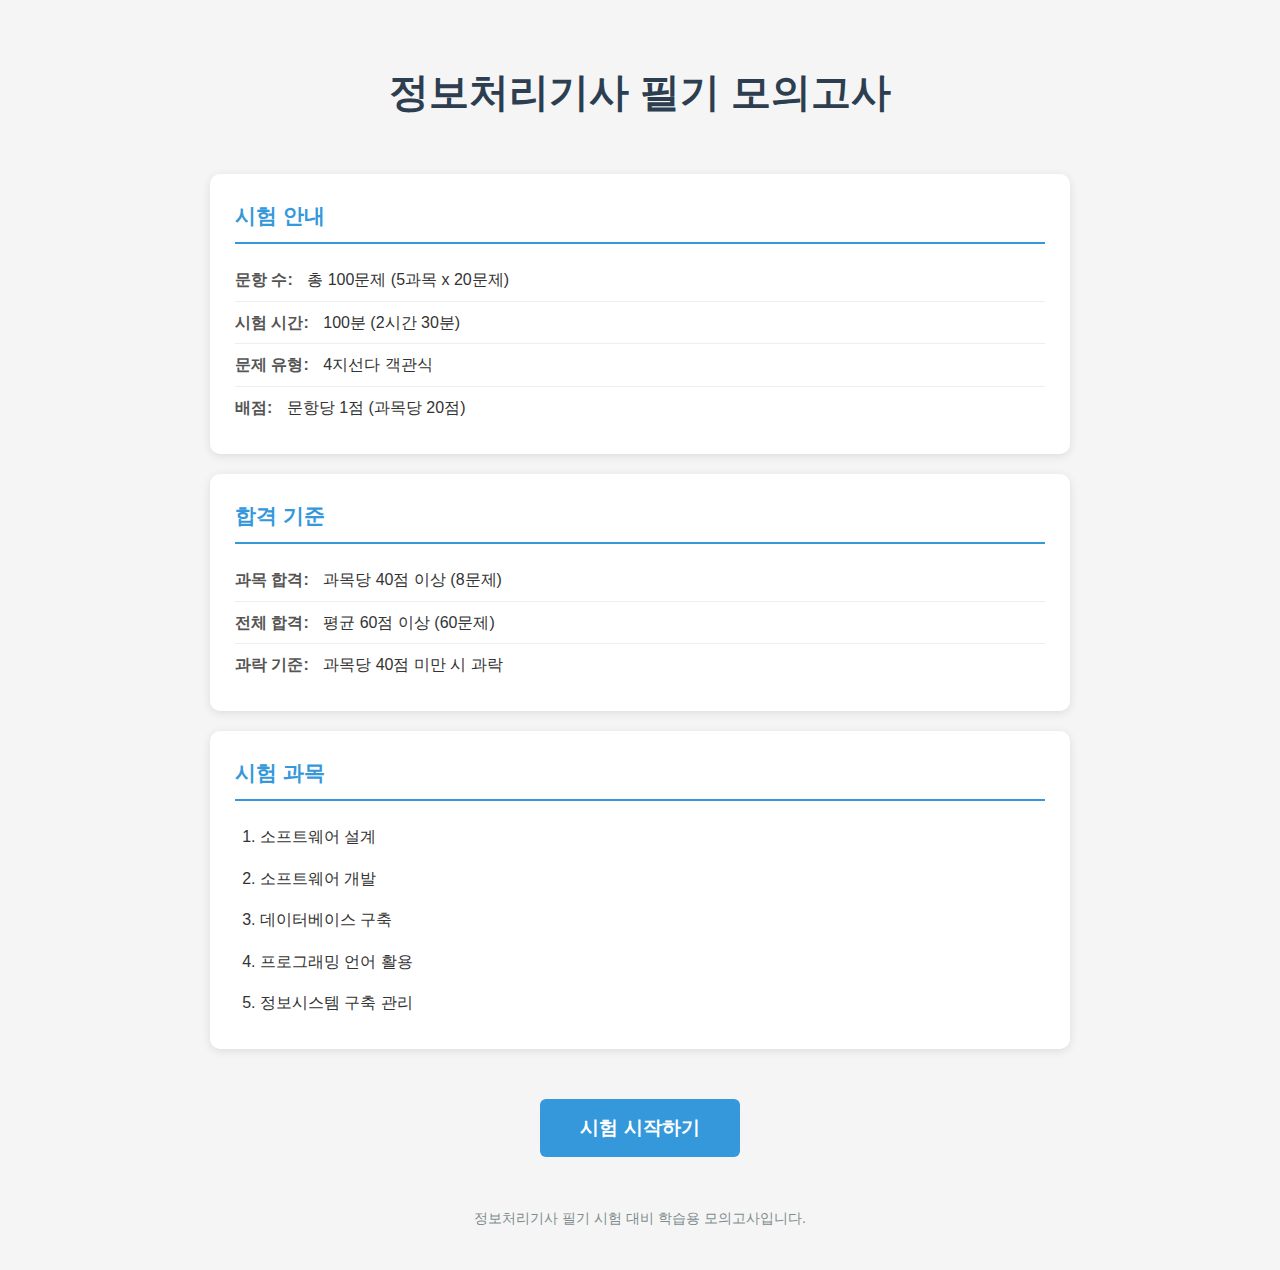
<file: index.html>
<!DOCTYPE html>
<html lang="ko">
<head>
    <meta charset="UTF-8">
    <meta name="viewport" content="width=device-width, initial-scale=1.0">
    <title>정보처리기사 필기 모의고사</title>
    <link rel="stylesheet" href="css/style.css">
</head>
<body>
    <div class="container main-page">
        <header>
            <h1>정보처리기사 필기 모의고사</h1>
        </header>

        <main>
            <div class="info-card">
                <h2>시험 안내</h2>
                <ul class="info-list">
                    <li><span class="label">문항 수:</span> 총 100문제 (5과목 x 20문제)</li>
                    <li><span class="label">시험 시간:</span> 100분 (2시간 30분)</li>
                    <li><span class="label">문제 유형:</span> 4지선다 객관식</li>
                    <li><span class="label">배점:</span> 문항당 1점 (과목당 20점)</li>
                </ul>
            </div>

            <div class="info-card">
                <h2>합격 기준</h2>
                <ul class="info-list">
                    <li><span class="label">과목 합격:</span> 과목당 40점 이상 (8문제)</li>
                    <li><span class="label">전체 합격:</span> 평균 60점 이상 (60문제)</li>
                    <li><span class="label">과락 기준:</span> 과목당 40점 미만 시 과락</li>
                </ul>
            </div>

            <div class="info-card">
                <h2>시험 과목</h2>
                <ol class="subject-list">
                    <li>소프트웨어 설계</li>
                    <li>소프트웨어 개발</li>
                    <li>데이터베이스 구축</li>
                    <li>프로그래밍 언어 활용</li>
                    <li>정보시스템 구축 관리</li>
                </ol>
            </div>

            <div class="button-area">
                <button class="btn btn-primary btn-large" onclick="startExam()">
                    시험 시작하기
                </button>
            </div>
        </main>

        <footer>
            <p>정보처리기사 필기 시험 대비 학습용 모의고사입니다.</p>
        </footer>
    </div>

    <script>
        function startExam() {
            // 기존 시험 데이터 초기화
            localStorage.removeItem('examAnswers');
            localStorage.removeItem('examQuestions');
            localStorage.removeItem('examStartTime');

            // 시험 페이지로 이동
            window.location.href = 'exam.html';
        }
    </script>
</body>
</html>
</file>
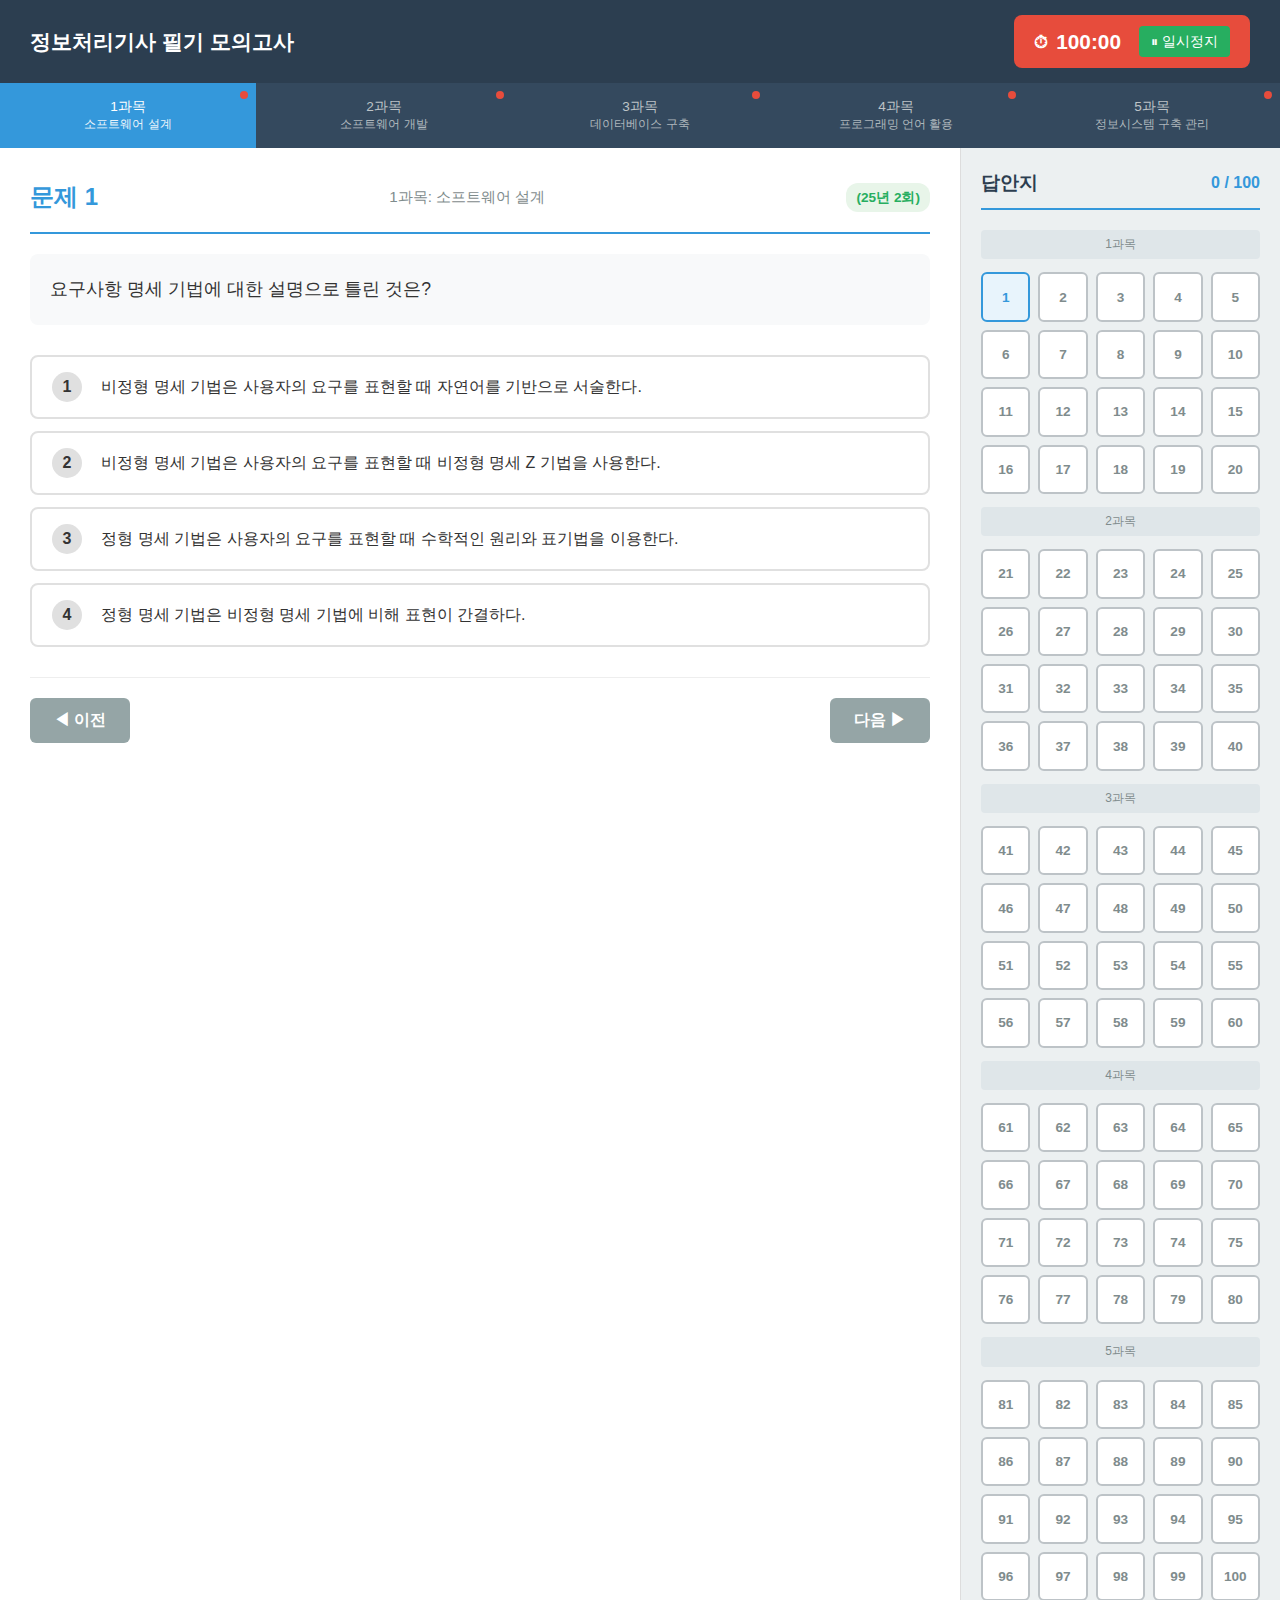
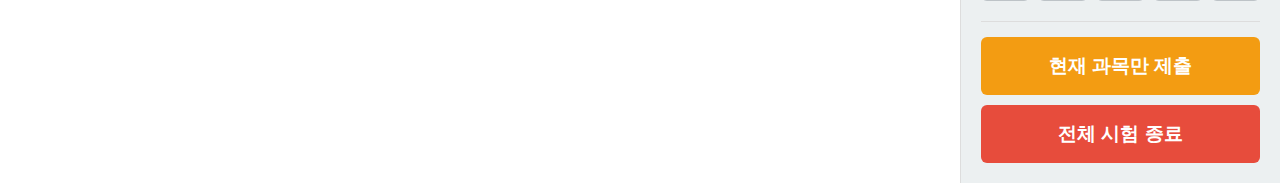
<file: exam.html>
<!DOCTYPE html>
<html lang="ko">
<head>
    <meta charset="UTF-8">
    <meta name="viewport" content="width=device-width, initial-scale=1.0">
    <title>정보처리기사 필기 모의고사 - 시험</title>
    <link rel="stylesheet" href="css/style.css">
</head>
<body>
    <div class="exam-container">
        <!-- 상단 바 -->
        <header class="exam-header">
            <div class="header-left">
                <h1>정보처리기사 필기 모의고사</h1>
            </div>
            <div class="header-right">
                <div class="timer" id="timer">
                    <span class="timer-icon">&#9201;</span>
                    <span id="time-display">100:00</span>
                    <button class="timer-toggle-btn" id="timer-toggle" onclick="toggleTimer()">⏸ 일시정지</button>
                </div>
            </div>
        </header>

        <!-- 과목 탭 -->
        <nav class="subject-tabs">
            <button class="tab-btn active" data-subject="1">1과목<br><small>소프트웨어 설계</small></button>
            <button class="tab-btn" data-subject="2">2과목<br><small>소프트웨어 개발</small></button>
            <button class="tab-btn" data-subject="3">3과목<br><small>데이터베이스 구축</small></button>
            <button class="tab-btn" data-subject="4">4과목<br><small>프로그래밍 언어 활용</small></button>
            <button class="tab-btn" data-subject="5">5과목<br><small>정보시스템 구축 관리</small></button>
        </nav>

        <!-- 메인 컨텐츠 -->
        <main class="exam-main">
            <!-- 문제 영역 (왼쪽) -->
            <section class="question-area">
                <div class="question-header">
                    <span class="question-number" id="question-number">문제 1</span>
                    <span class="subject-name" id="subject-name">1과목: 소프트웨어 설계</span>
                    <span class="exam-info" id="exam-info"></span>
                </div>
                <div class="question-content" id="question-content">
                    <!-- 문제 내용이 여기에 표시됩니다 -->
                </div>
                <div class="options-area" id="options-area">
                    <!-- 선택지가 여기에 표시됩니다 -->
                </div>

                <!-- 네비게이션 버튼 -->
                <div class="nav-buttons">
                    <button class="btn btn-secondary" id="prev-btn" onclick="prevQuestion()">
                        &#9664; 이전
                    </button>
                    <button class="btn btn-secondary" id="next-btn" onclick="nextQuestion()">
                        다음 &#9654;
                    </button>
                </div>
            </section>

            <!-- 답안지 영역 (오른쪽) -->
            <aside class="answer-sheet">
                <div class="answer-sheet-header">
                    <h3>답안지</h3>
                    <span id="answered-count">0 / 100</span>
                </div>
                <div class="answer-grid" id="answer-grid">
                    <!-- 답안 버튼들이 여기에 생성됩니다 -->
                </div>
                <div class="submit-area">
                    <button class="btn btn-warning btn-large" onclick="submitCurrentSubject()" style="margin-bottom: 10px;">
                        현재 과목만 제출
                    </button>
                    <button class="btn btn-danger btn-large" onclick="submitExam()">
                        전체 시험 종료
                    </button>
                </div>
            </aside>
        </main>
    </div>

    <!-- 시험 종료 확인 모달 -->
    <div class="modal" id="submit-modal">
        <div class="modal-content">
            <h2>시험을 종료하시겠습니까?</h2>
            <p id="modal-message">아직 풀지 않은 문제가 있습니다.</p>
            <div class="modal-buttons">
                <button class="btn btn-secondary" onclick="closeModal()">취소</button>
                <button class="btn btn-primary" onclick="confirmSubmit()">종료</button>
            </div>
        </div>
    </div>

    <script src="js/questions.js"></script>
    <script src="js/exam.js"></script>
</body>
</html>
</file>
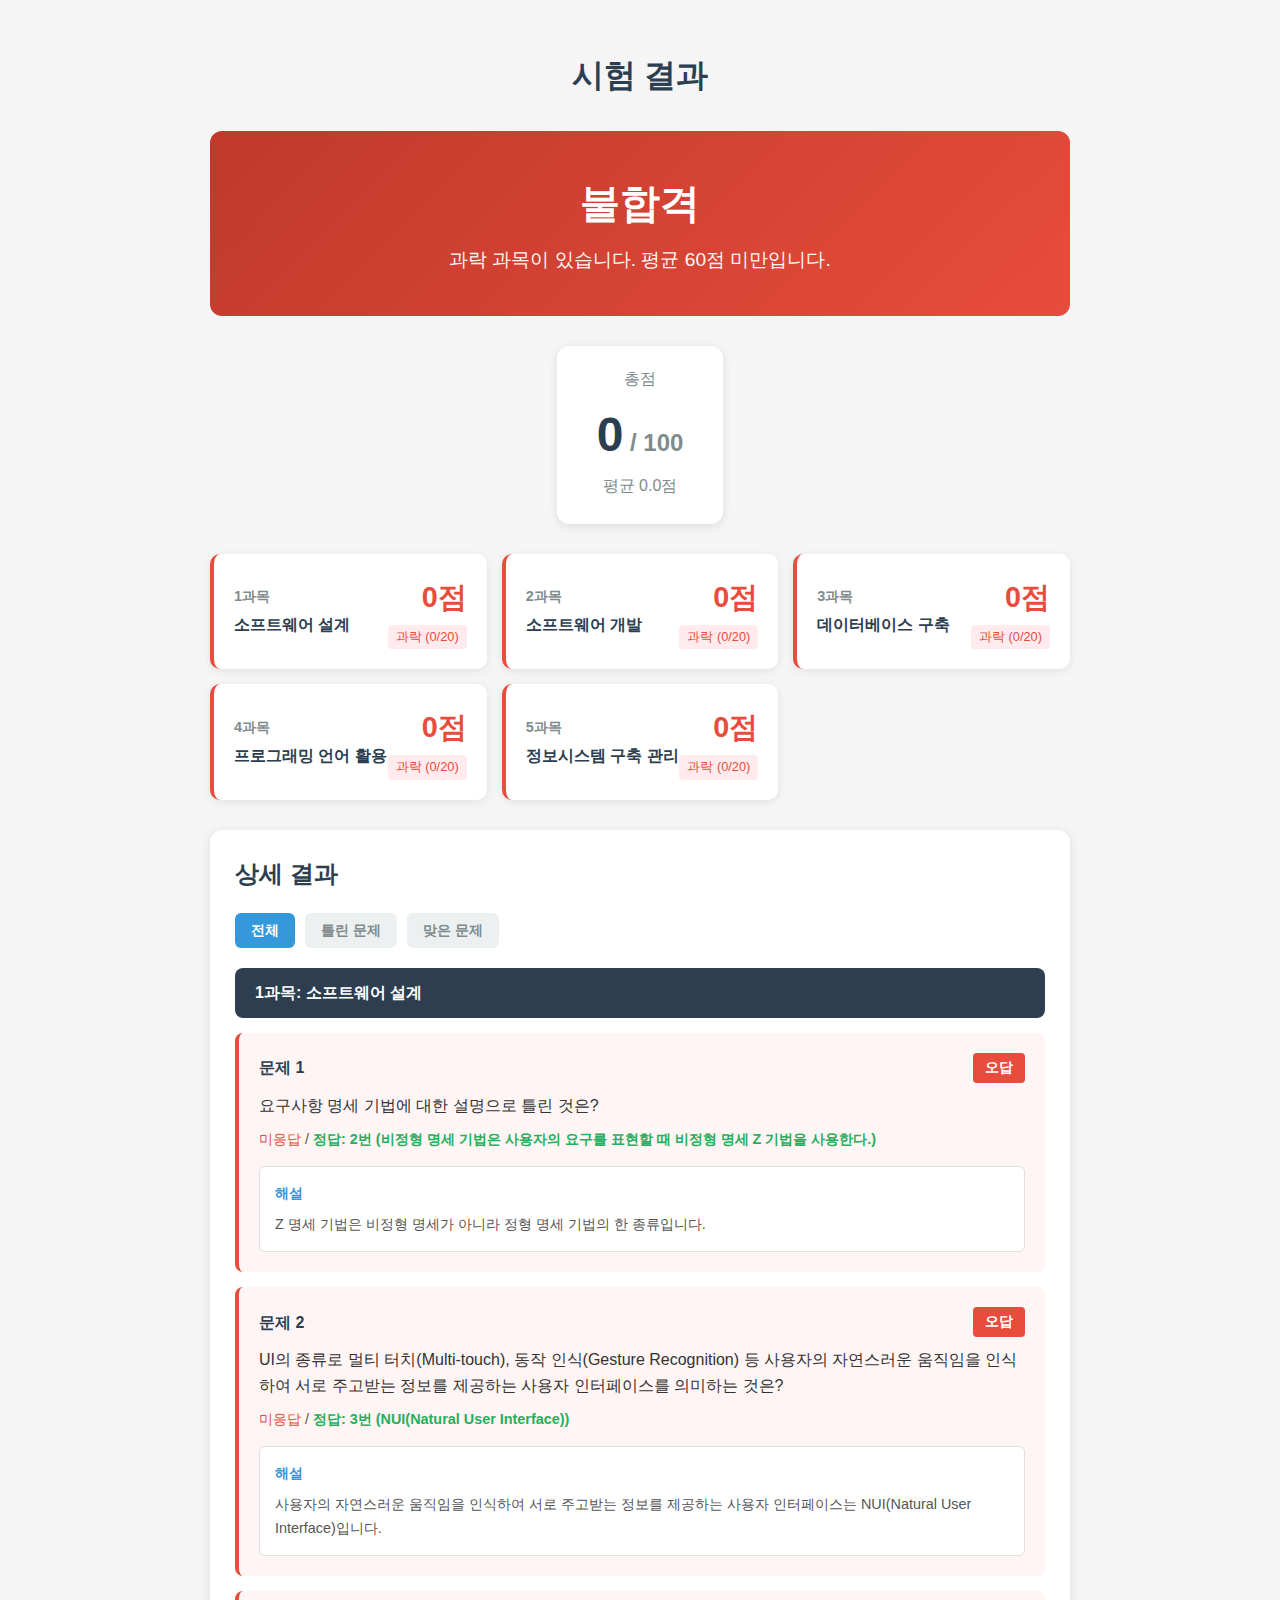
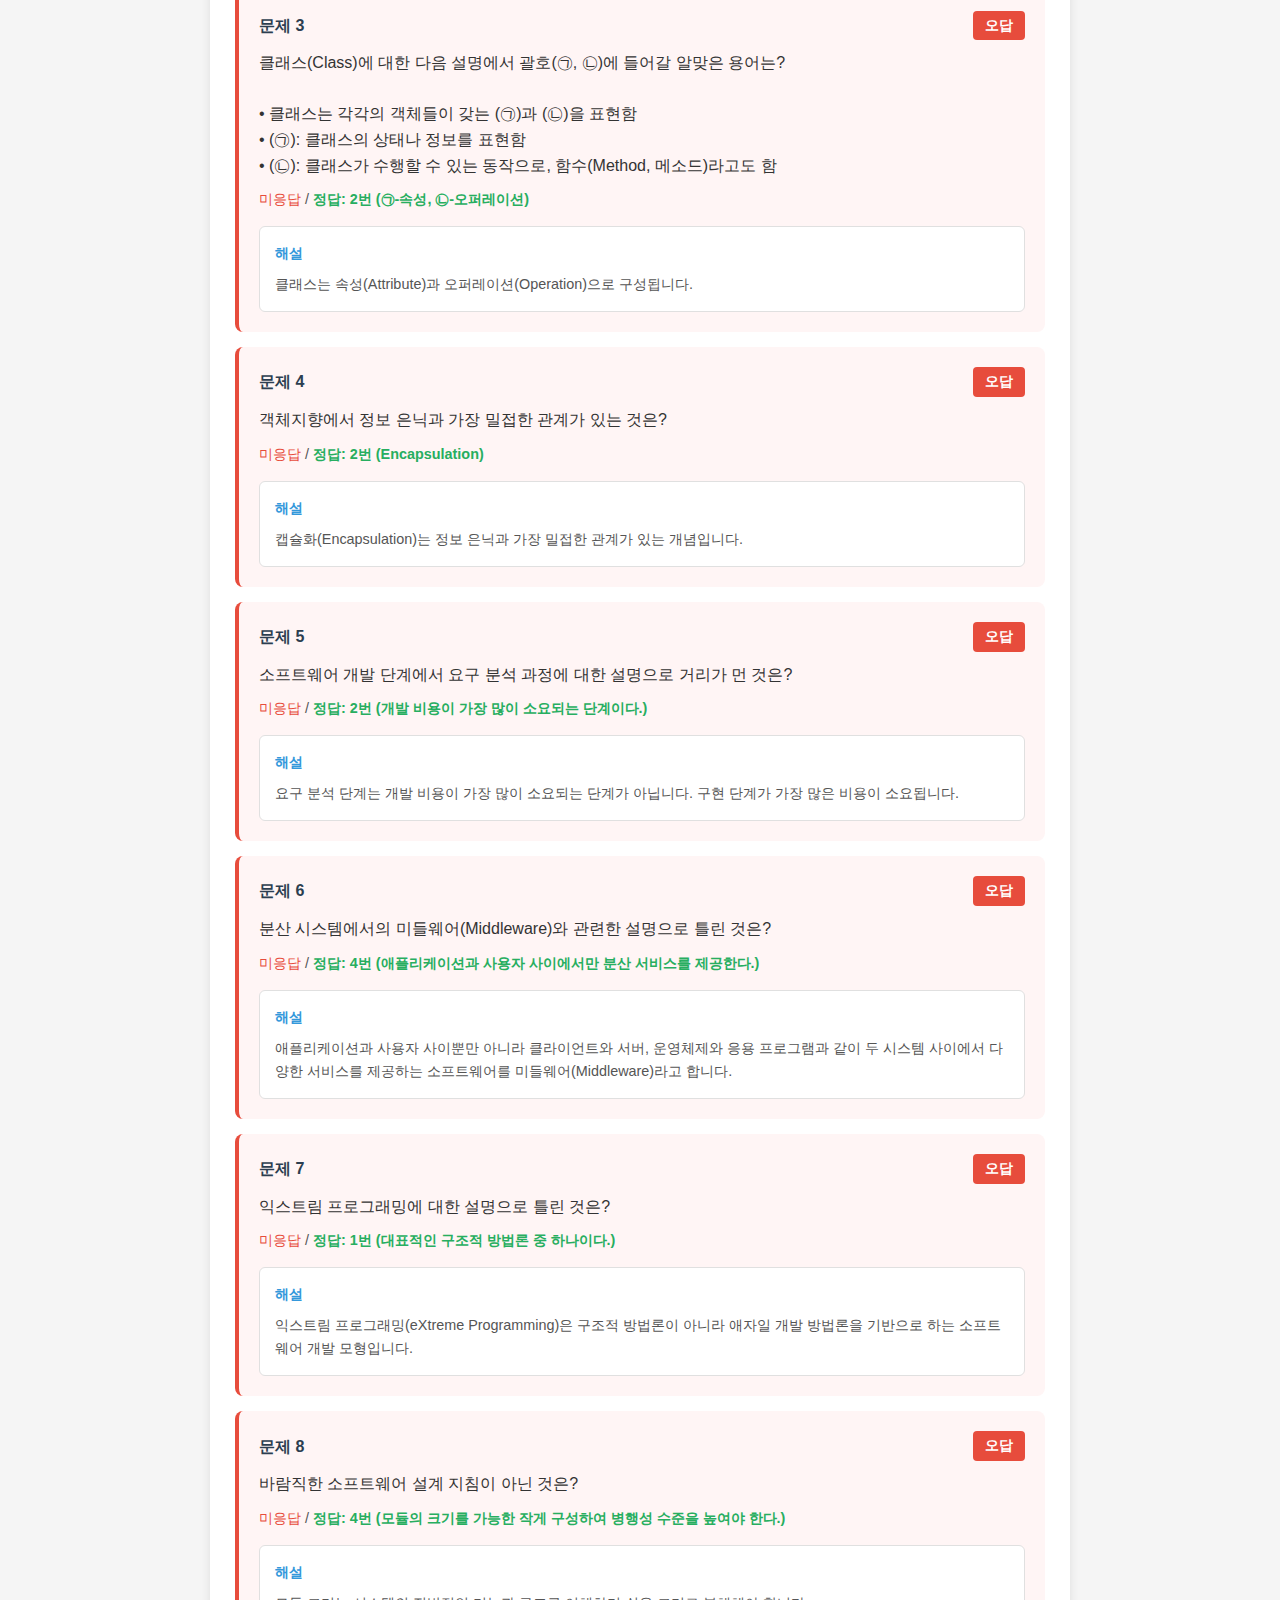
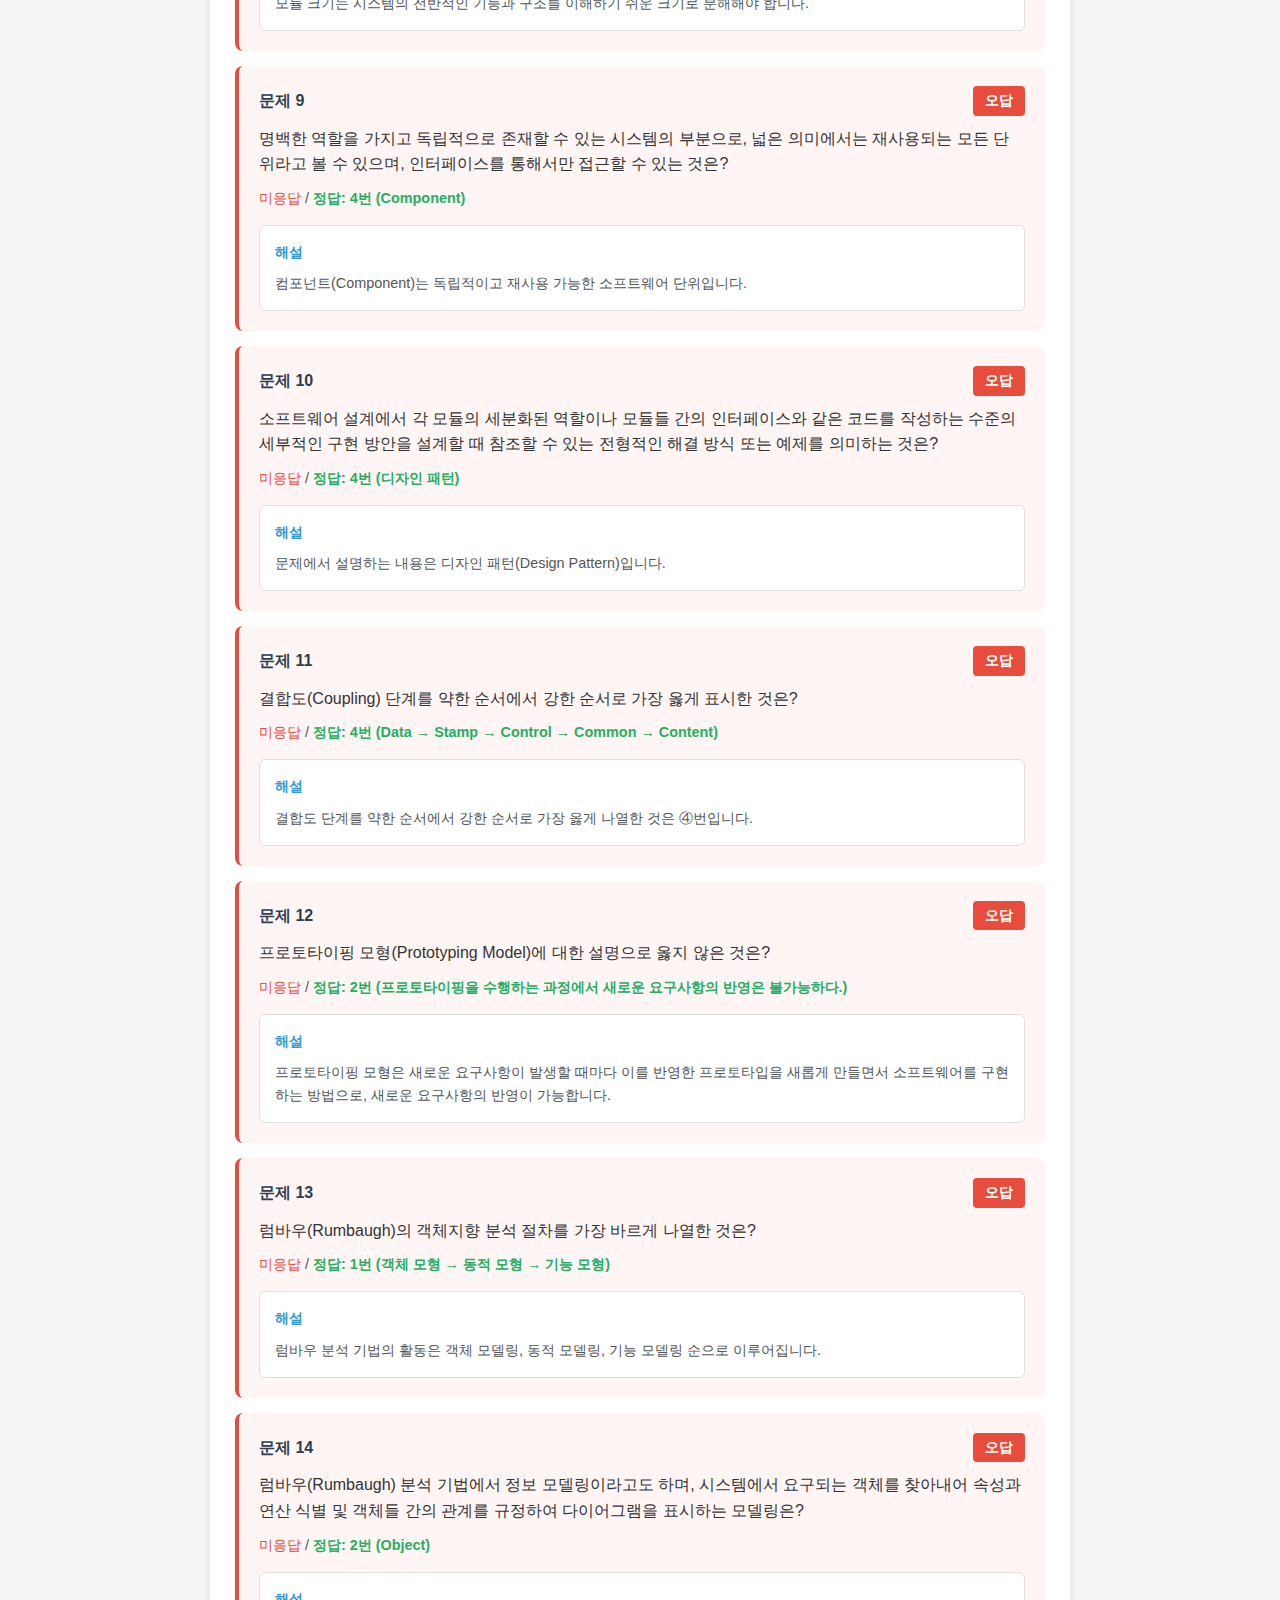
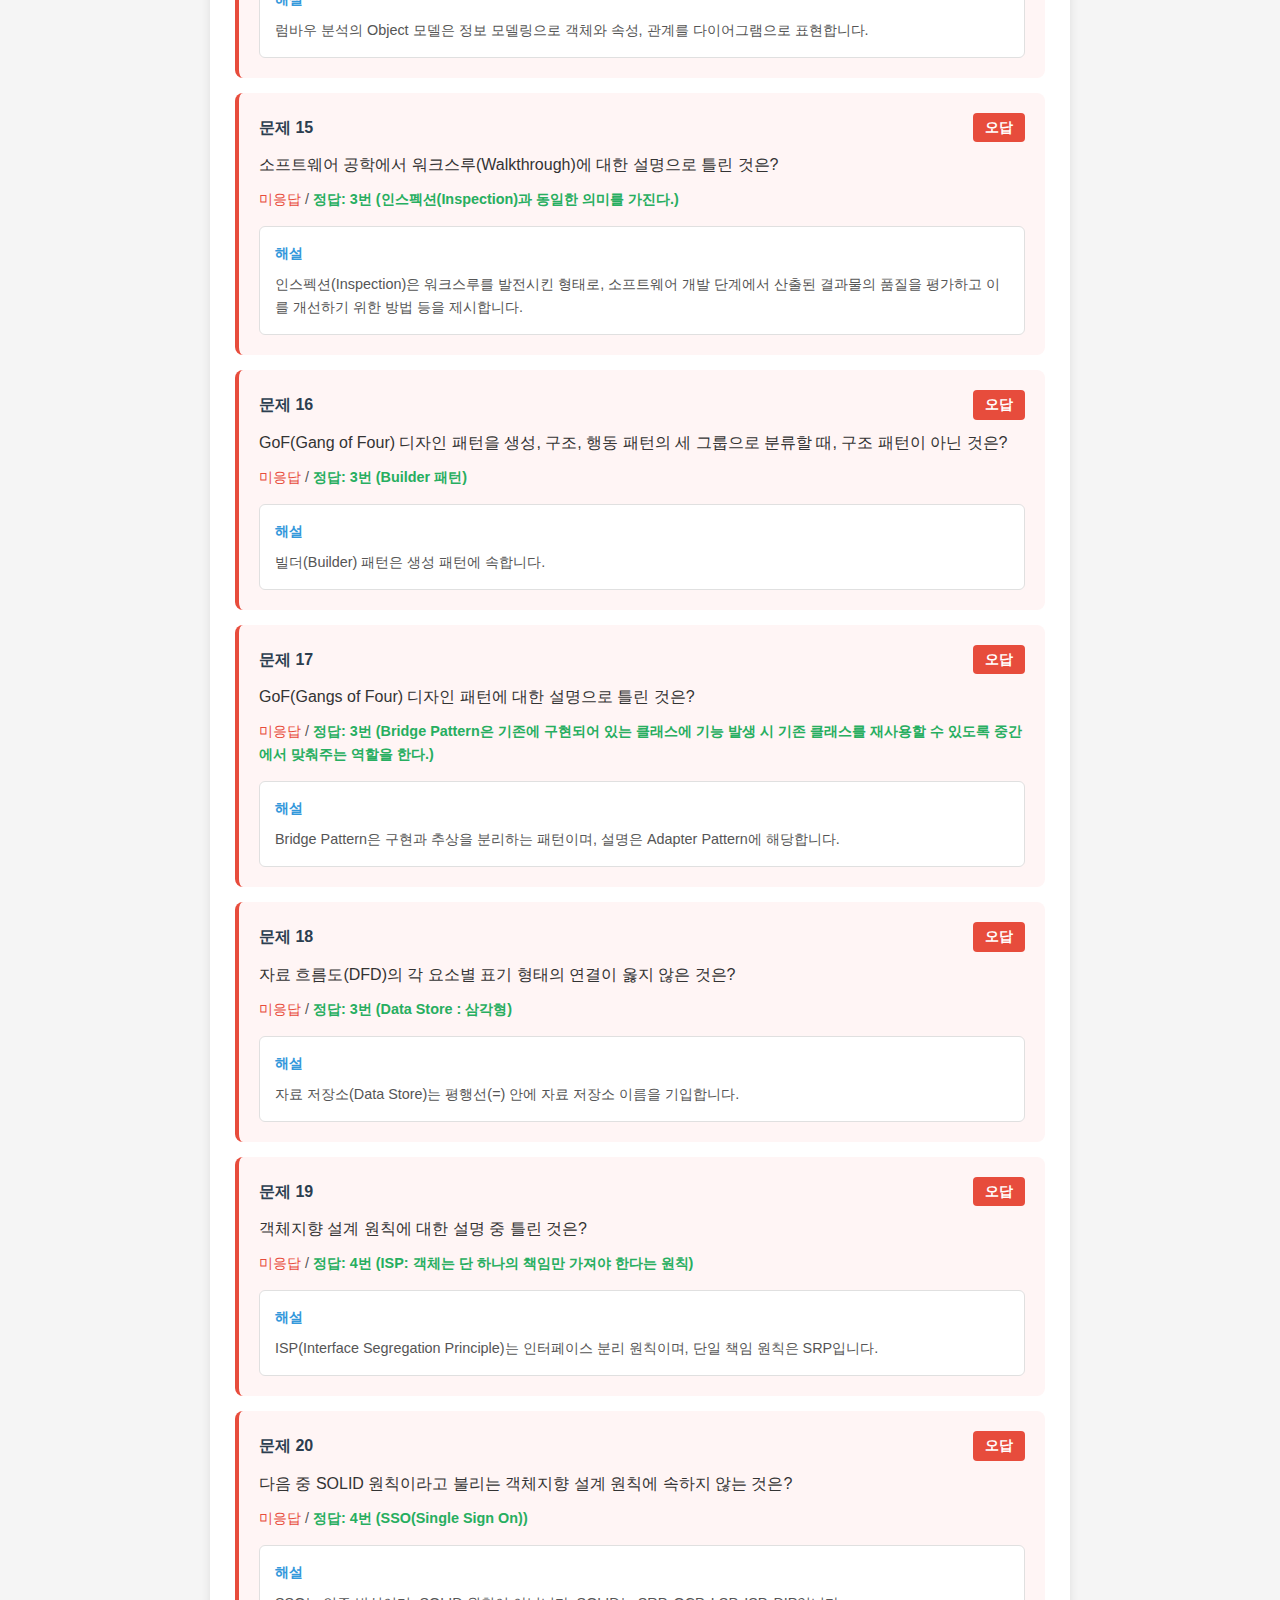
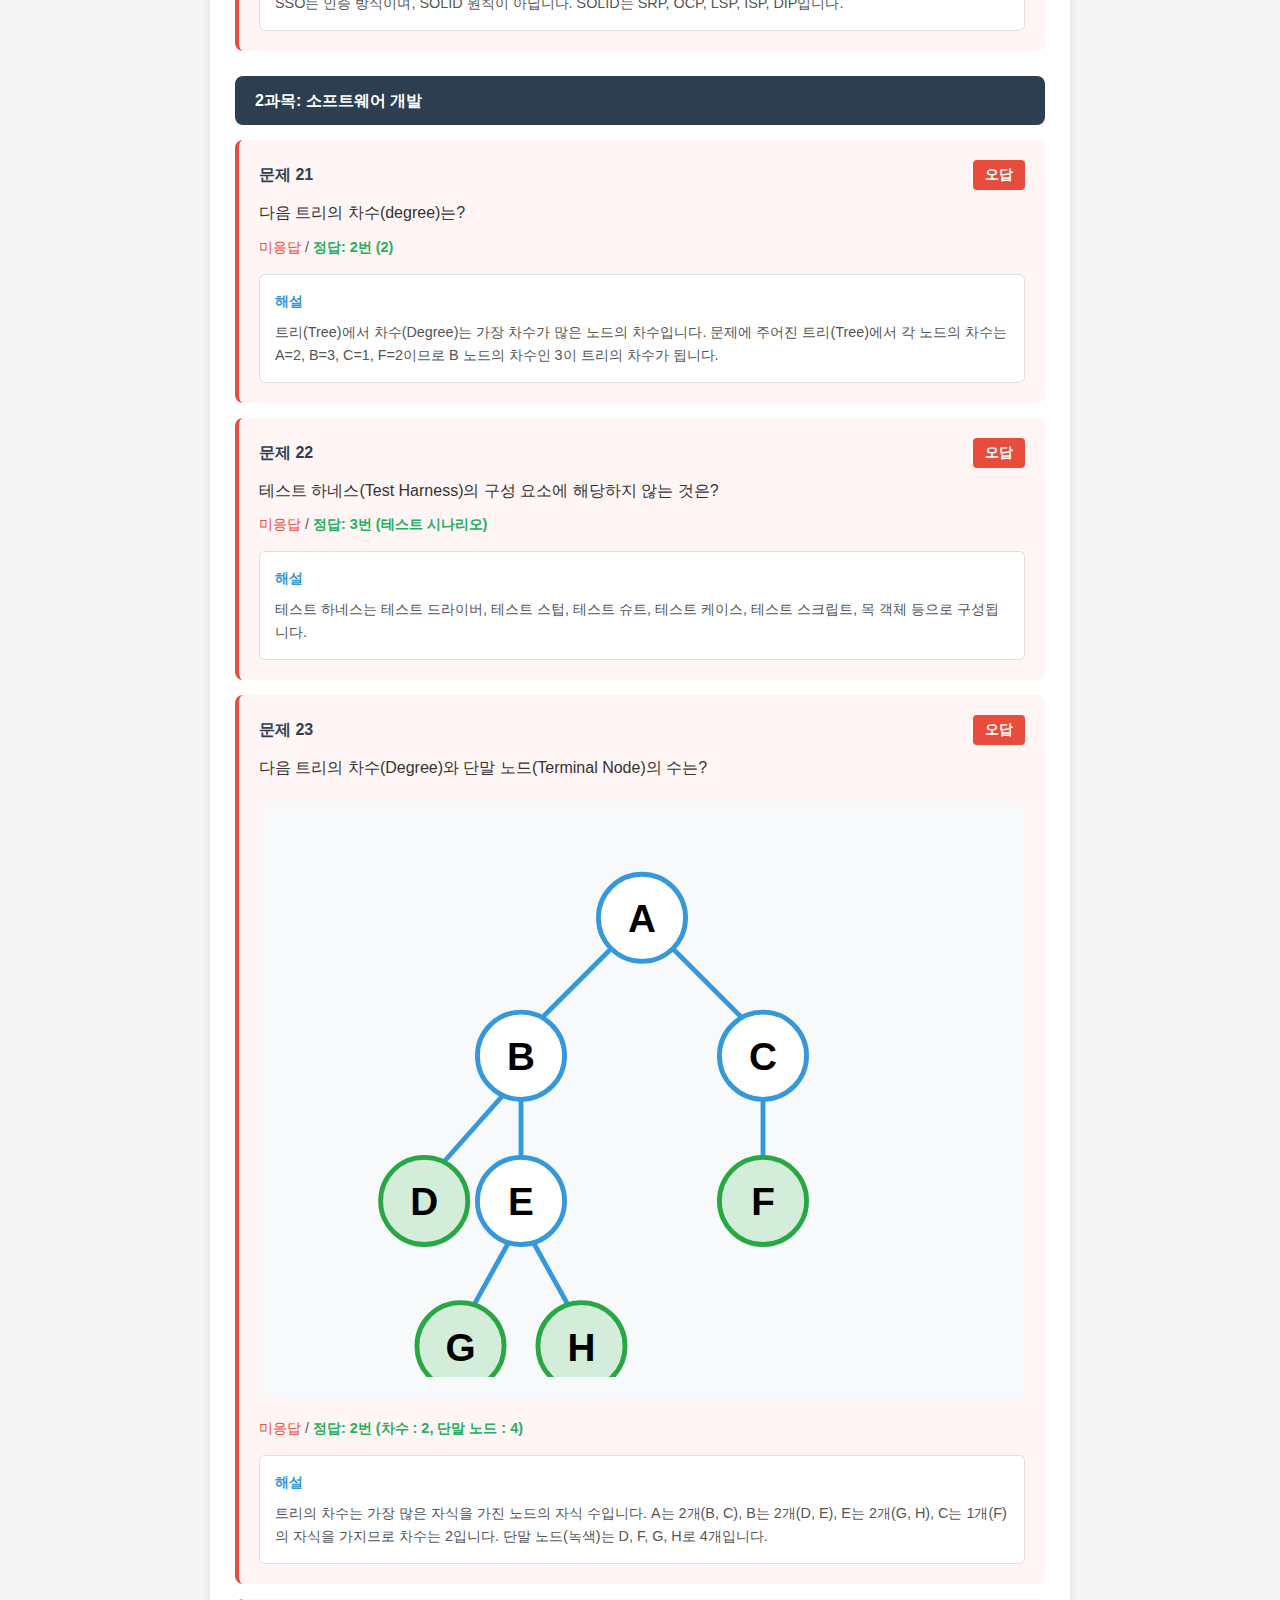
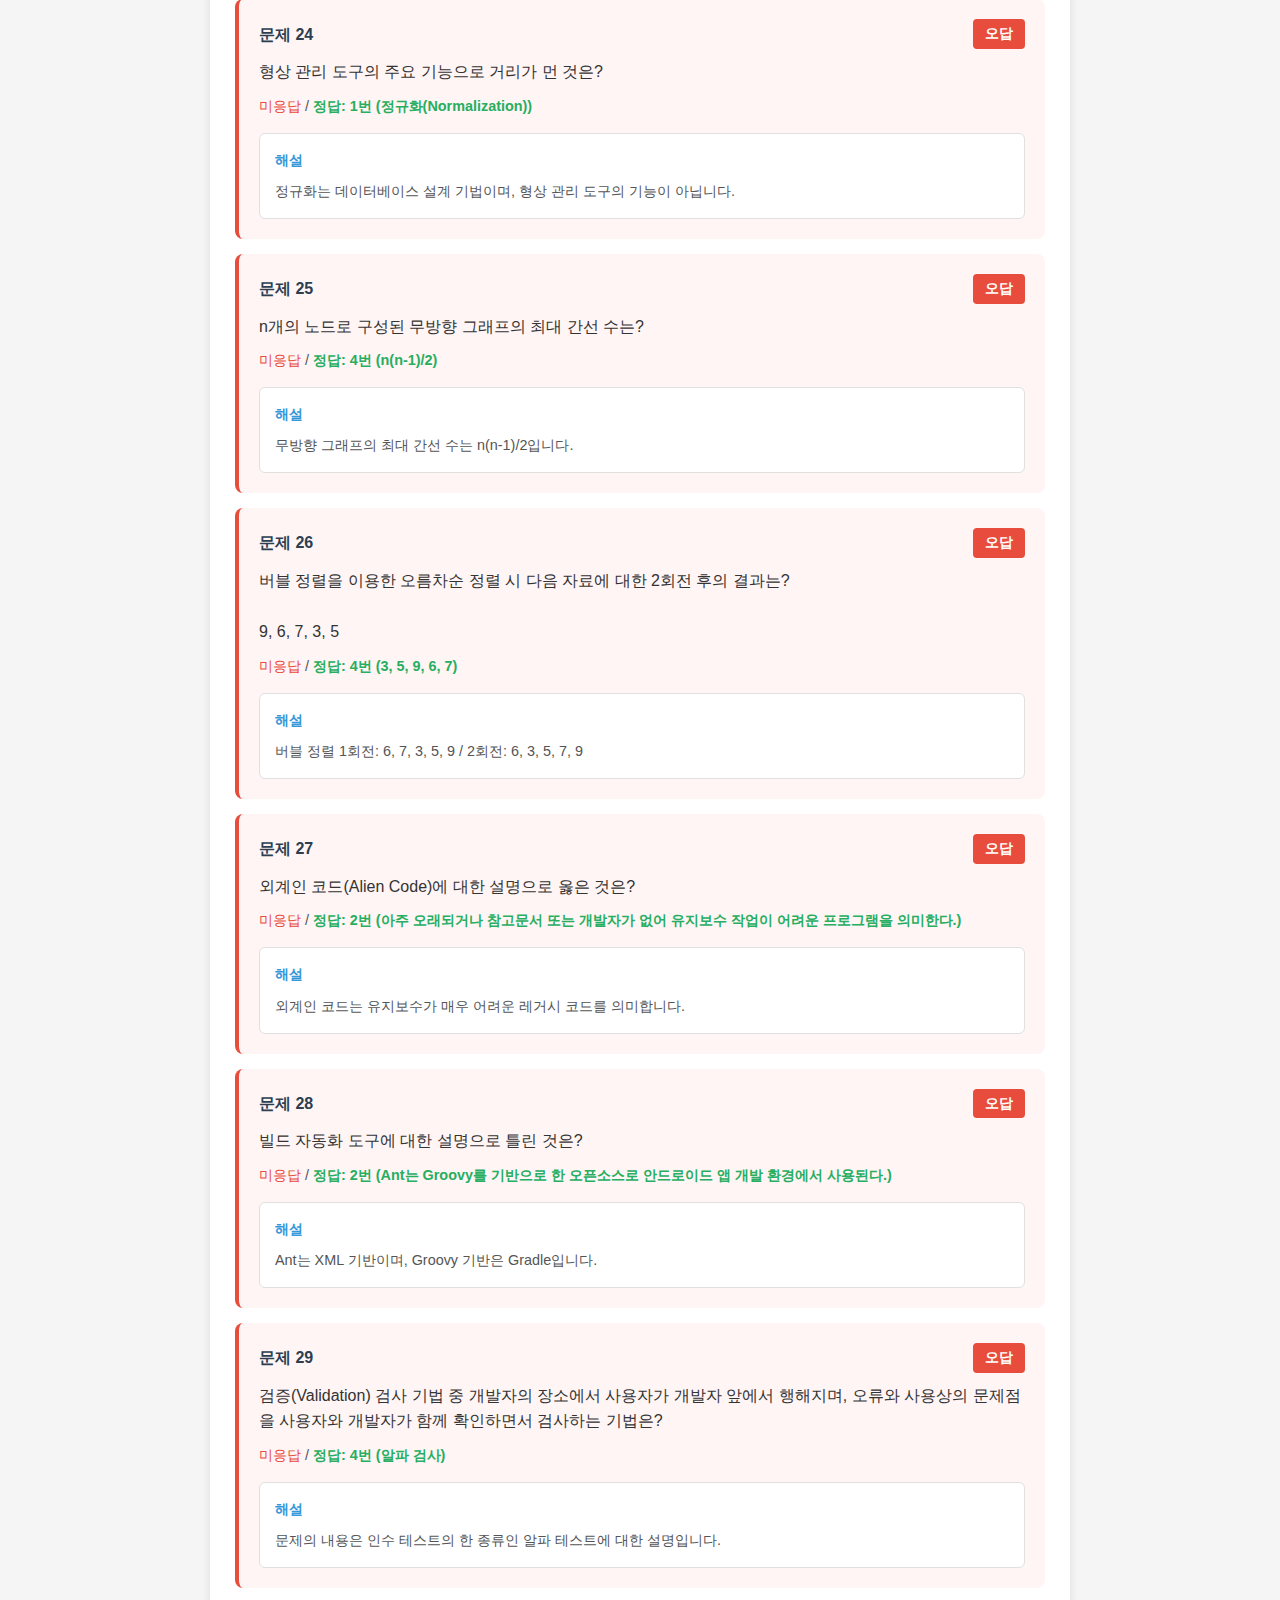
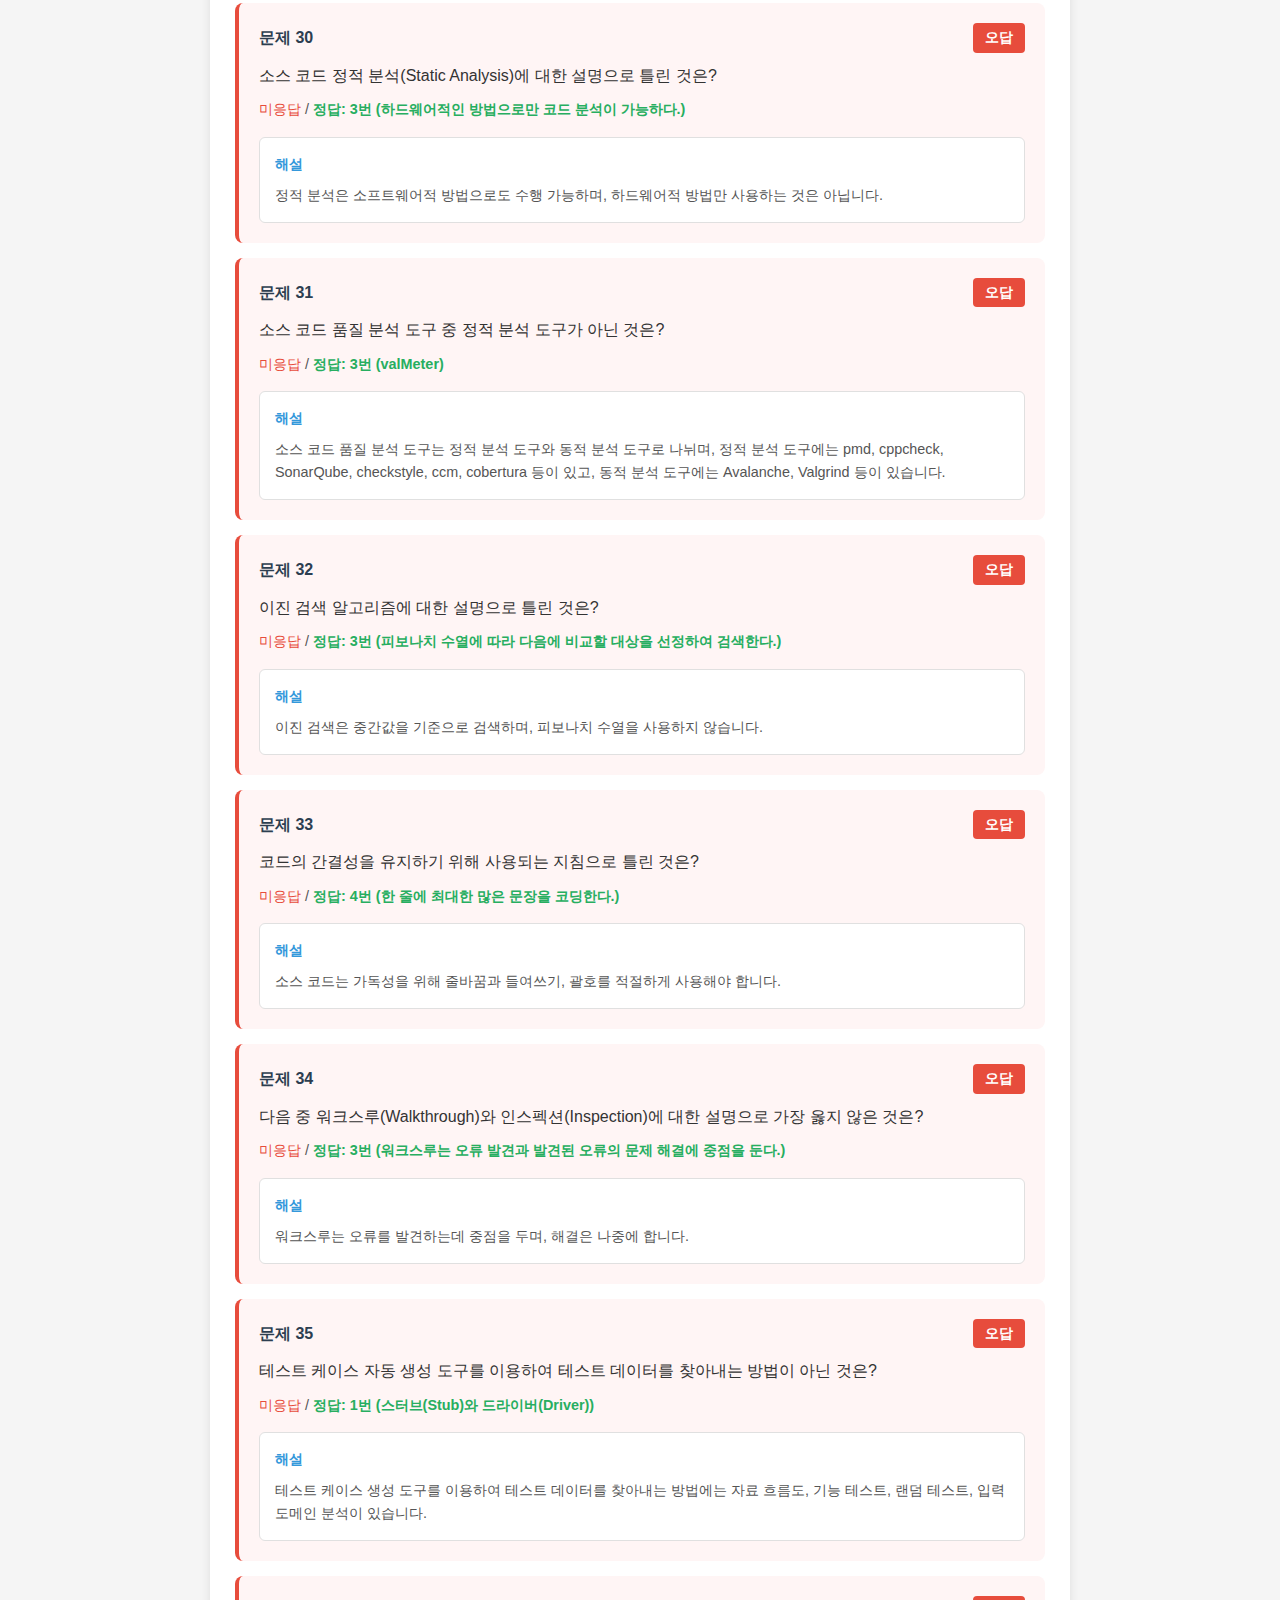
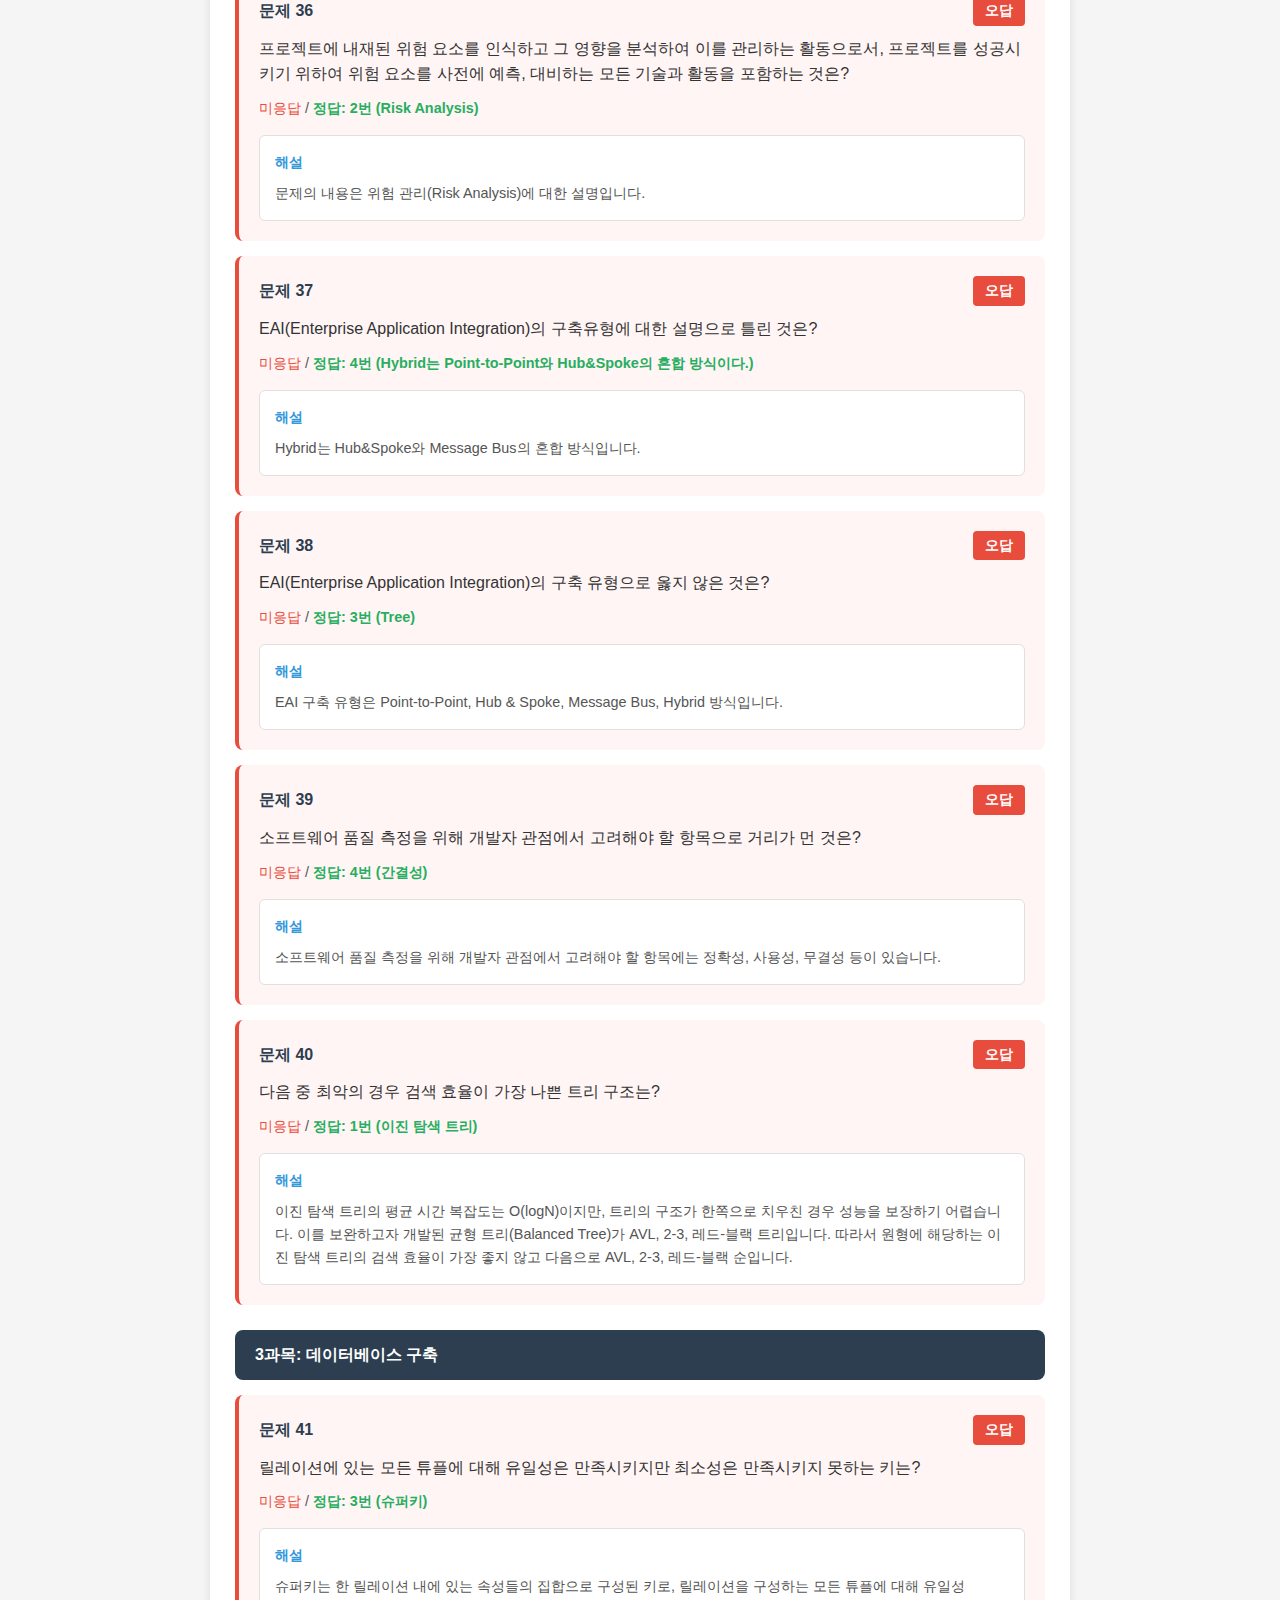
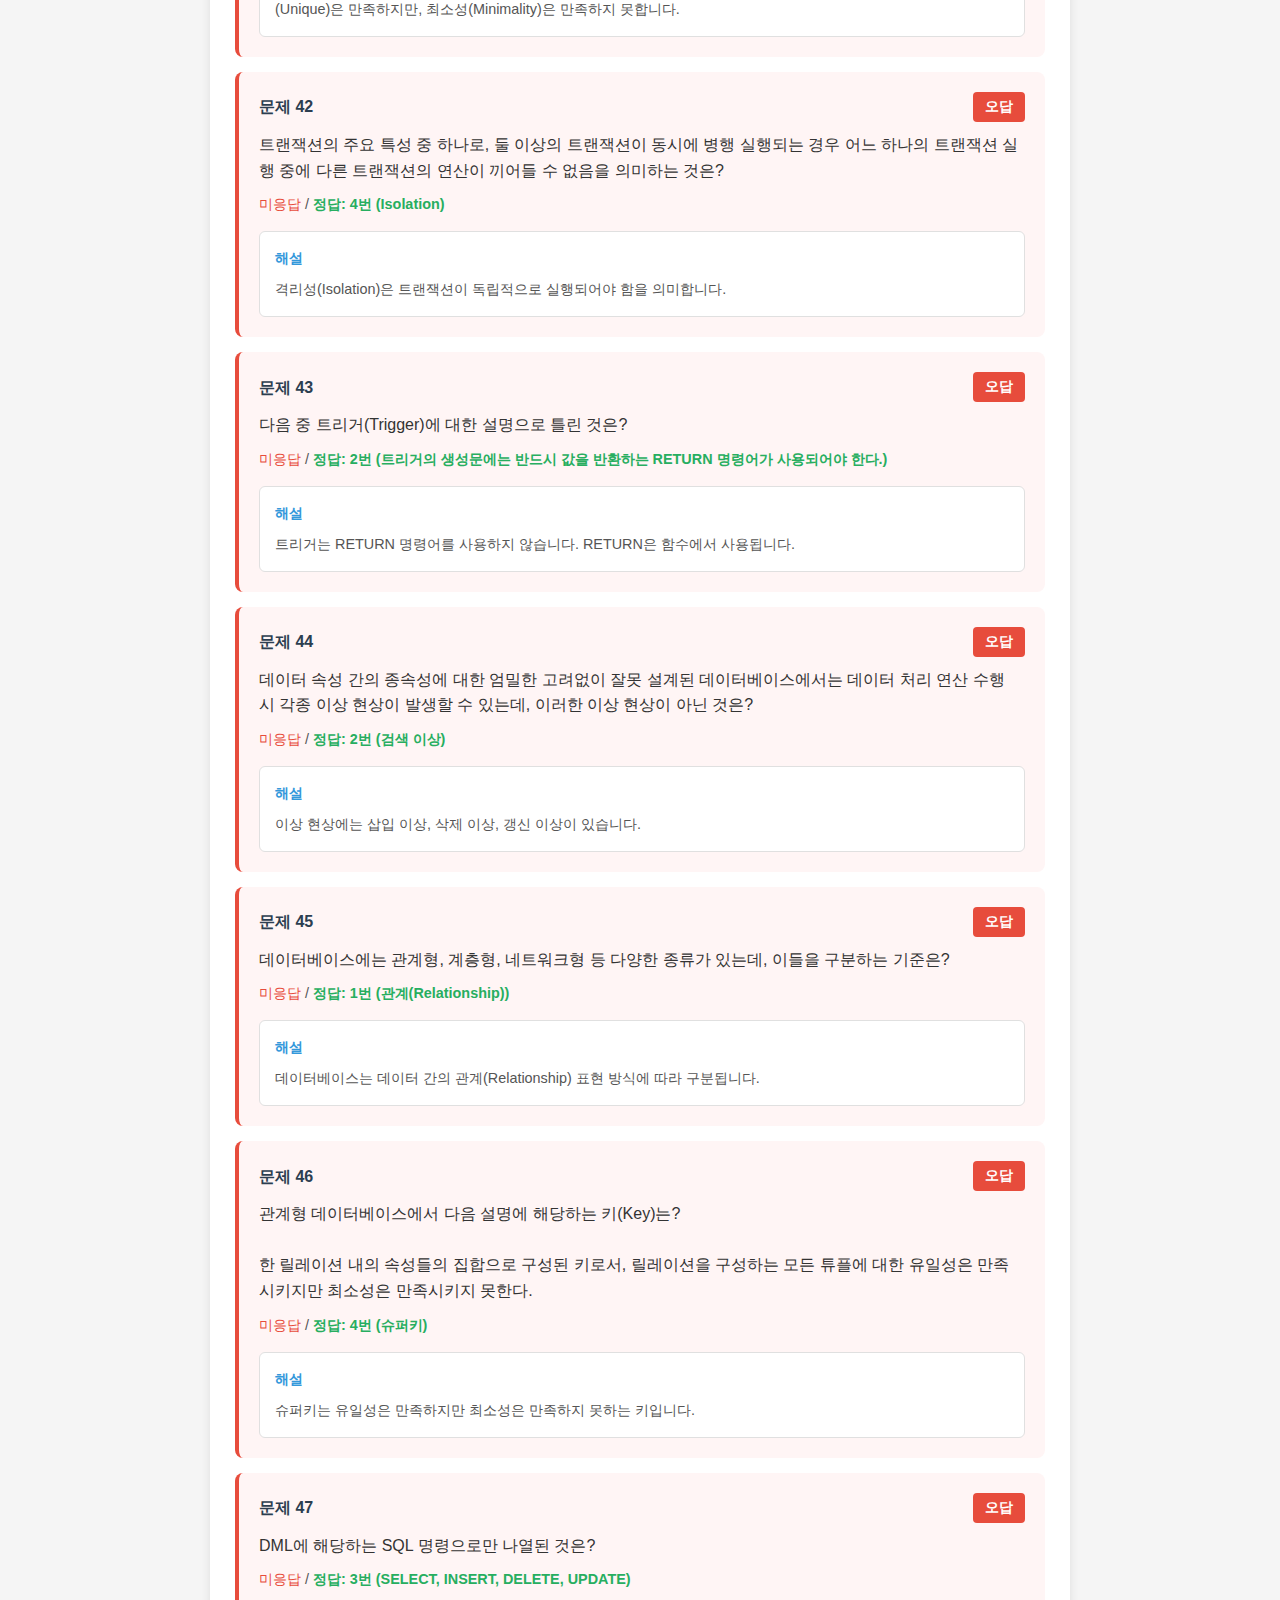
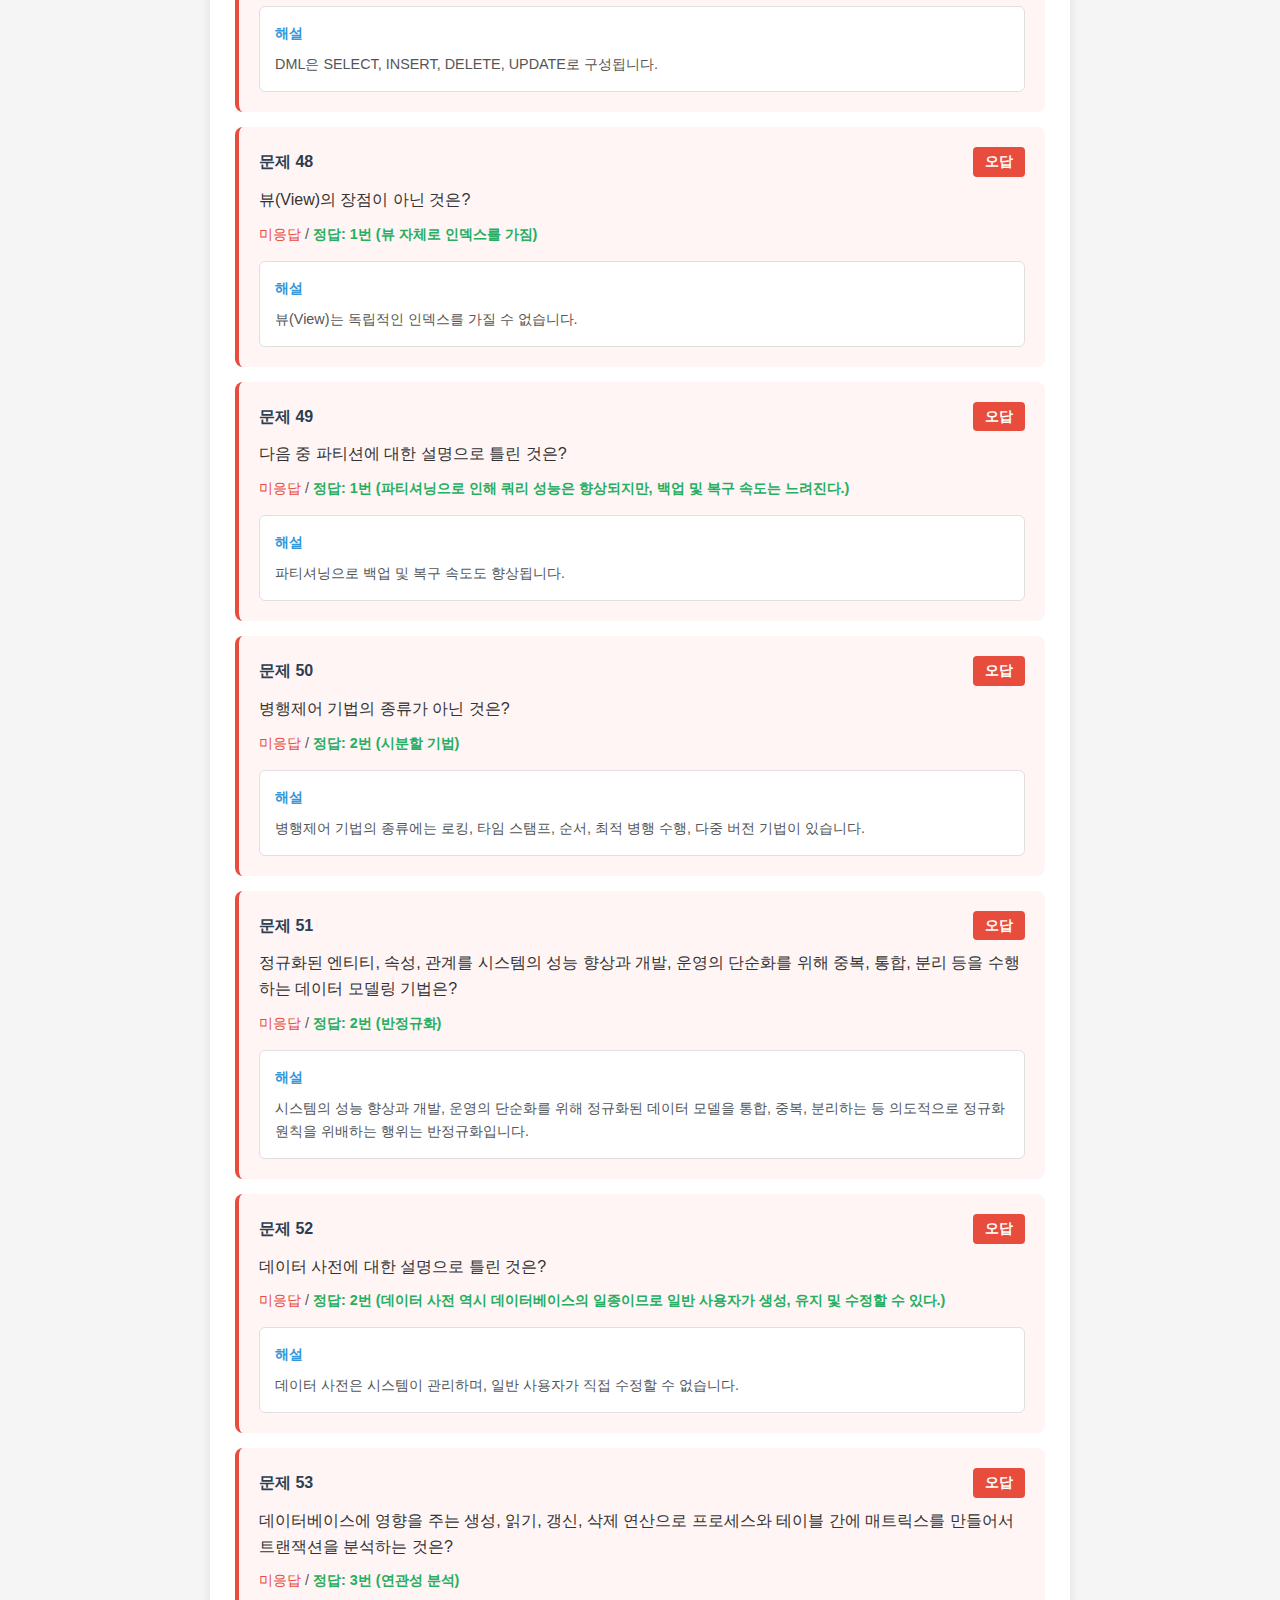
<file: result.html>
<!DOCTYPE html>
<html lang="ko">
<head>
    <meta charset="UTF-8">
    <meta name="viewport" content="width=device-width, initial-scale=1.0">
    <title>정보처리기사 필기 모의고사 - 결과</title>
    <link rel="stylesheet" href="css/style.css">
</head>
<body>
    <div class="container result-page">
        <header>
            <h1>시험 결과</h1>
        </header>

        <main>
            <!-- 합격/불합격 표시 -->
            <div class="result-banner" id="result-banner">
                <!-- 합격/불합격 배너가 여기에 표시됩니다 -->
            </div>

            <!-- 점수 요약 -->
            <div class="score-summary">
                <div class="total-score" id="total-score">
                    <!-- 총점이 여기에 표시됩니다 -->
                </div>
            </div>

            <!-- 과목별 점수 -->
            <div class="subject-scores" id="subject-scores">
                <!-- 과목별 점수가 여기에 표시됩니다 -->
            </div>

            <!-- 상세 결과 토글 -->
            <div class="detail-section">
                <h2>상세 결과</h2>
                <div class="filter-buttons">
                    <button class="btn btn-small active" data-filter="all" onclick="filterQuestions('all')">전체</button>
                    <button class="btn btn-small" data-filter="wrong" onclick="filterQuestions('wrong')">틀린 문제</button>
                    <button class="btn btn-small" data-filter="correct" onclick="filterQuestions('correct')">맞은 문제</button>
                </div>

                <!-- 과목별 상세 결과 -->
                <div class="detailed-results" id="detailed-results">
                    <!-- 상세 결과가 여기에 표시됩니다 -->
                </div>
            </div>

            <!-- 버튼 영역 -->
            <div class="button-area">
                <button class="btn btn-secondary" onclick="location.href='index.html'">
                    메인으로
                </button>
                <button class="btn btn-primary" onclick="retakeExam()">
                    다시 시험보기
                </button>
            </div>
        </main>
    </div>

    <script src="js/result.js"></script>
</body>
</html>
</file>
<file: css/style.css>
/* 기본 스타일 */
* {
    margin: 0;
    padding: 0;
    box-sizing: border-box;
}

body {
    font-family: 'Malgun Gothic', 'Apple SD Gothic Neo', sans-serif;
    background-color: #f5f5f5;
    color: #333;
    line-height: 1.6;
}

/* 컨테이너 */
.container {
    max-width: 900px;
    margin: 0 auto;
    padding: 20px;
}

/* 메인 페이지 */
.main-page header {
    text-align: center;
    padding: 40px 0;
}

.main-page h1 {
    font-size: 2.5rem;
    color: #2c3e50;
    margin-bottom: 10px;
}

/* 정보 카드 */
.info-card {
    background: #fff;
    border-radius: 10px;
    padding: 25px;
    margin-bottom: 20px;
    box-shadow: 0 2px 10px rgba(0,0,0,0.1);
}

.info-card h2 {
    color: #3498db;
    font-size: 1.3rem;
    margin-bottom: 15px;
    padding-bottom: 10px;
    border-bottom: 2px solid #3498db;
}

.info-list {
    list-style: none;
}

.info-list li {
    padding: 8px 0;
    border-bottom: 1px solid #eee;
}

.info-list li:last-child {
    border-bottom: none;
}

.info-list .label {
    font-weight: bold;
    color: #555;
    margin-right: 10px;
}

.subject-list {
    padding-left: 25px;
}

.subject-list li {
    padding: 8px 0;
}

/* 버튼 */
.btn {
    padding: 12px 24px;
    border: none;
    border-radius: 6px;
    font-size: 1rem;
    cursor: pointer;
    transition: all 0.3s ease;
    font-weight: 600;
}

.btn:hover {
    transform: translateY(-2px);
    box-shadow: 0 4px 12px rgba(0,0,0,0.15);
}

.btn-primary {
    background: #3498db;
    color: white;
}

.btn-primary:hover {
    background: #2980b9;
}

.btn-secondary {
    background: #95a5a6;
    color: white;
}

.btn-secondary:hover {
    background: #7f8c8d;
}

.btn-danger {
    background: #e74c3c;
    color: white;
}

.btn-danger:hover {
    background: #c0392b;
}

.btn-warning {
    background: #f39c12;
    color: white;
}

.btn-warning:hover {
    background: #e67e22;
}

.btn-large {
    padding: 16px 40px;
    font-size: 1.2rem;
}

.btn-small {
    padding: 8px 16px;
    font-size: 0.9rem;
}

.button-area {
    text-align: center;
    padding: 30px 0;
}

.button-area .btn {
    margin: 0 10px;
}

/* 상단 버튼 영역 스타일 */
.button-area.top-buttons {
    background: #fff;
    border-radius: 10px;
    padding: 20px;
    margin: 20px 0;
    box-shadow: 0 2px 10px rgba(0,0,0,0.1);
    position: sticky;
    top: 10px;
    z-index: 100;
}

/* 푸터 */
footer {
    text-align: center;
    padding: 20px;
    color: #7f8c8d;
    font-size: 0.9rem;
}

/* ========== 시험 페이지 스타일 ========== */
.exam-container {
    min-height: 100vh;
    display: flex;
    flex-direction: column;
}

/* 시험 헤더 */
.exam-header {
    background: #2c3e50;
    color: white;
    padding: 15px 30px;
    display: flex;
    justify-content: space-between;
    align-items: center;
}

.exam-header h1 {
    font-size: 1.3rem;
}

.timer {
    background: #e74c3c;
    padding: 10px 20px;
    border-radius: 8px;
    font-size: 1.3rem;
    font-weight: bold;
    display: flex;
    align-items: center;
    gap: 8px;
}

.timer-icon {
    font-size: 1.1rem;
}

.timer-toggle-btn {
    background: #27ae60;
    color: white;
    padding: 6px 12px;
    border: none;
    border-radius: 4px;
    font-size: 0.9rem;
    cursor: pointer;
    margin-left: 10px;
    transition: all 0.3s ease;
}

.timer-toggle-btn:hover {
    background: #229954;
}

.timer-toggle-btn.paused {
    background: #e67e22;
}

.timer-toggle-btn.paused:hover {
    background: #d35400;
}

/* 과목 탭 */
.subject-tabs {
    display: flex;
    background: #34495e;
    overflow-x: auto;
}

.tab-btn {
    flex: 1;
    padding: 15px 10px;
    background: none;
    border: none;
    color: #bdc3c7;
    cursor: pointer;
    transition: all 0.3s;
    font-size: 0.85rem;
    text-align: center;
    min-width: 150px;
}

.tab-btn:hover {
    background: #3d566e;
}

.tab-btn.active {
    background: #3498db;
    color: white;
}

.tab-btn.has-unanswered {
    position: relative;
}

.tab-btn.has-unanswered::after {
    content: '';
    position: absolute;
    top: 8px;
    right: 8px;
    width: 8px;
    height: 8px;
    background: #e74c3c;
    border-radius: 50%;
}

.tab-btn small {
    font-size: 0.75rem;
    opacity: 0.9;
}

/* 시험 메인 영역 */
.exam-main {
    display: flex;
    flex: 1;
    gap: 0;
}

/* 문제 영역 */
.question-area {
    flex: 1;
    padding: 30px;
    background: #fff;
    overflow-y: auto;
}

.question-header {
    display: flex;
    justify-content: space-between;
    align-items: center;
    margin-bottom: 20px;
    padding-bottom: 15px;
    border-bottom: 2px solid #3498db;
}

.question-number {
    font-size: 1.5rem;
    font-weight: bold;
    color: #3498db;
}

.subject-name {
    color: #7f8c8d;
    font-size: 0.95rem;
}

.exam-info {
    color: #27ae60;
    font-size: 0.85rem;
    font-weight: 600;
    background: #e8f5e9;
    padding: 4px 10px;
    border-radius: 12px;
    margin-left: 10px;
}

.question-content {
    font-size: 1.1rem;
    line-height: 1.8;
    margin-bottom: 30px;
    padding: 20px;
    background: #f8f9fa;
    border-radius: 8px;
    white-space: pre-wrap;
}

/* 선택지 */
.options-area {
    margin-bottom: 30px;
}

.option {
    display: block;
    padding: 15px 20px;
    margin-bottom: 12px;
    background: #fff;
    border: 2px solid #e0e0e0;
    border-radius: 8px;
    cursor: pointer;
    transition: all 0.3s;
    font-size: 1rem;
}

.option:hover {
    border-color: #3498db;
    background: #f0f7ff;
}

.option.selected {
    border-color: #3498db;
    background: #3498db;
    color: white;
}

.option-number {
    display: inline-block;
    width: 30px;
    height: 30px;
    line-height: 30px;
    text-align: center;
    background: #e0e0e0;
    border-radius: 50%;
    margin-right: 15px;
    font-weight: bold;
}

.option.selected .option-number {
    background: white;
    color: #3498db;
}

/* 네비게이션 버튼 */
.nav-buttons {
    display: flex;
    justify-content: space-between;
    padding-top: 20px;
    border-top: 1px solid #eee;
}

/* 답안지 영역 */
.answer-sheet {
    width: 320px;
    background: #ecf0f1;
    padding: 20px;
    display: flex;
    flex-direction: column;
    border-left: 1px solid #ddd;
}

.answer-sheet-header {
    display: flex;
    justify-content: space-between;
    align-items: center;
    margin-bottom: 15px;
    padding-bottom: 10px;
    border-bottom: 2px solid #3498db;
}

.answer-sheet-header h3 {
    color: #2c3e50;
}

#answered-count {
    color: #3498db;
    font-weight: bold;
}

.answer-grid {
    display: grid;
    grid-template-columns: repeat(5, 1fr);
    gap: 8px;
    margin-bottom: 20px;
    overflow-y: auto;
    flex: 1;
}

.answer-btn {
    width: 100%;
    aspect-ratio: 1;
    border: 2px solid #bdc3c7;
    border-radius: 6px;
    background: white;
    cursor: pointer;
    font-size: 0.85rem;
    font-weight: bold;
    color: #7f8c8d;
    transition: all 0.2s;
}

.answer-btn:hover {
    border-color: #3498db;
    color: #3498db;
}

.answer-btn.current {
    border-color: #3498db;
    background: #e8f4fc;
    color: #3498db;
}

.answer-btn.answered {
    background: #3498db;
    border-color: #3498db;
    color: white;
}

.answer-btn.current.answered {
    background: #2980b9;
    border-color: #2980b9;
}

/* 과목 구분선 */
.answer-grid .subject-divider {
    grid-column: 1 / -1;
    text-align: center;
    font-size: 0.75rem;
    color: #7f8c8d;
    padding: 5px 0;
    background: #dfe6e9;
    border-radius: 4px;
    margin: 5px 0;
}

.submit-area {
    padding-top: 15px;
    border-top: 1px solid #ddd;
}

.submit-area .btn {
    width: 100%;
}

/* 모달 */
.modal {
    display: none;
    position: fixed;
    top: 0;
    left: 0;
    width: 100%;
    height: 100%;
    background: rgba(0,0,0,0.5);
    justify-content: center;
    align-items: center;
    z-index: 1000;
}

.modal.show {
    display: flex;
}

.modal-content {
    background: white;
    padding: 30px;
    border-radius: 12px;
    text-align: center;
    max-width: 400px;
    width: 90%;
}

.modal-content h2 {
    margin-bottom: 15px;
    color: #2c3e50;
}

.modal-content p {
    margin-bottom: 25px;
    color: #7f8c8d;
}

.modal-buttons {
    display: flex;
    gap: 15px;
    justify-content: center;
}

/* ========== 결과 페이지 스타일 ========== */
.result-page header {
    text-align: center;
    padding: 30px 0;
}

.result-page h1 {
    font-size: 2rem;
    color: #2c3e50;
}

/* 결과 배너 */
.result-banner {
    padding: 40px;
    border-radius: 12px;
    text-align: center;
    margin-bottom: 30px;
}

.result-banner.pass {
    background: linear-gradient(135deg, #27ae60, #2ecc71);
    color: white;
}

.result-banner.fail {
    background: linear-gradient(135deg, #c0392b, #e74c3c);
    color: white;
}

.result-banner h2 {
    font-size: 2.5rem;
    margin-bottom: 10px;
}

.result-banner p {
    font-size: 1.2rem;
    opacity: 0.95;
}

/* 총점 */
.score-summary {
    text-align: center;
    margin-bottom: 30px;
}

.total-score {
    display: inline-block;
    padding: 20px 40px;
    background: white;
    border-radius: 12px;
    box-shadow: 0 2px 10px rgba(0,0,0,0.1);
}

.total-score .score-label {
    font-size: 1rem;
    color: #7f8c8d;
    margin-bottom: 5px;
}

.total-score .score-value {
    font-size: 3rem;
    font-weight: bold;
    color: #2c3e50;
}

.total-score .score-value span {
    font-size: 1.5rem;
    color: #7f8c8d;
}

/* 과목별 점수 */
.subject-scores {
    display: grid;
    grid-template-columns: repeat(auto-fit, minmax(250px, 1fr));
    gap: 15px;
    margin-bottom: 30px;
}

.subject-score-card {
    background: white;
    padding: 20px;
    border-radius: 10px;
    box-shadow: 0 2px 8px rgba(0,0,0,0.08);
    display: flex;
    justify-content: space-between;
    align-items: center;
}

.subject-score-card.fail {
    border-left: 4px solid #e74c3c;
}

.subject-score-card.pass {
    border-left: 4px solid #27ae60;
}

.subject-info h3 {
    font-size: 0.9rem;
    color: #7f8c8d;
    margin-bottom: 4px;
}

.subject-info .subject-name {
    font-size: 1rem;
    color: #2c3e50;
    font-weight: 600;
}

.subject-score {
    text-align: right;
}

.subject-score .score {
    font-size: 1.8rem;
    font-weight: bold;
}

.subject-score-card.pass .score {
    color: #27ae60;
}

.subject-score-card.fail .score {
    color: #e74c3c;
}

.subject-score .status {
    font-size: 0.8rem;
    padding: 2px 8px;
    border-radius: 4px;
    display: inline-block;
    margin-top: 5px;
}

.subject-score-card.pass .status {
    background: #e8f5e9;
    color: #27ae60;
}

.subject-score-card.fail .status {
    background: #ffebee;
    color: #e74c3c;
}

/* 상세 결과 */
.detail-section {
    background: white;
    padding: 25px;
    border-radius: 12px;
    box-shadow: 0 2px 10px rgba(0,0,0,0.1);
    margin-bottom: 30px;
}

.detail-section h2 {
    margin-bottom: 20px;
    color: #2c3e50;
}

.filter-buttons {
    margin-bottom: 20px;
    display: flex;
    gap: 10px;
}

.filter-buttons .btn {
    background: #ecf0f1;
    color: #7f8c8d;
}

.filter-buttons .btn.active {
    background: #3498db;
    color: white;
}

/* 문제별 결과 */
.question-result {
    padding: 20px;
    margin-bottom: 15px;
    border-radius: 8px;
    background: #f8f9fa;
    border-left: 4px solid #e0e0e0;
}

.question-result.correct {
    border-left-color: #27ae60;
    background: #f0fff4;
}

.question-result.wrong {
    border-left-color: #e74c3c;
    background: #fff5f5;
}

.question-result-header {
    display: flex;
    justify-content: space-between;
    align-items: center;
    margin-bottom: 10px;
}

.question-result-number {
    font-weight: bold;
    color: #2c3e50;
}

.question-result-status {
    padding: 4px 12px;
    border-radius: 4px;
    font-size: 0.85rem;
    font-weight: 600;
}

.question-result.correct .question-result-status {
    background: #27ae60;
    color: white;
}

.question-result.wrong .question-result-status {
    background: #e74c3c;
    color: white;
}

.question-result-content {
    margin-bottom: 10px;
    line-height: 1.6;
    white-space: pre-wrap;
}

.question-result-answer {
    font-size: 0.9rem;
    color: #555;
}

.question-result-answer .your-answer {
    color: #e74c3c;
}

.question-result-answer .correct-answer {
    color: #27ae60;
    font-weight: 600;
}

.question-result-explanation {
    margin-top: 15px;
    padding: 15px;
    background: #fff;
    border-radius: 6px;
    border: 1px solid #e0e0e0;
}

.question-result-explanation h4 {
    font-size: 0.9rem;
    color: #3498db;
    margin-bottom: 8px;
}

.question-result-explanation p {
    font-size: 0.9rem;
    color: #555;
    line-height: 1.6;
}

/* 과목 구분 헤더 */
.subject-header {
    background: #2c3e50;
    color: white;
    padding: 12px 20px;
    border-radius: 8px;
    margin: 25px 0 15px 0;
    font-weight: 600;
}

.subject-header:first-child {
    margin-top: 0;
}

/* 트리 다이어그램 (SVG) */
.tree-diagram-svg {
    width: 100%;
    max-width: 500px;
    height: auto;
    margin: 20px auto;
    display: block;
    background: #f8f9fa;
    border-radius: 8px;
    padding: 20px;
}

/* 반응형 */
@media (max-width: 900px) {
    .exam-main {
        flex-direction: column;
    }

    /* 타이머 크기 축소 */
    .timer {
        font-size: 0.65rem;
        padding: 8px 12px;
    }

    .timer-toggle-btn {
        font-size: 0.7rem;
        padding: 4px 8px;
        margin-left: 6px;
    }

    /* 답안지 스크롤 개선 */
    .answer-sheet {
        width: 100%;
        border-left: none;
        border-top: 1px solid #ddd;
        max-height: none;
        min-height: 400px;
    }

    .answer-grid {
        max-height: 250px;
        overflow-y: auto;
    }

    .submit-area {
        position: sticky;
        bottom: 0;
        background: #ecf0f1;
        padding-top: 15px;
        z-index: 10;
    }

    .subject-tabs {
        flex-wrap: nowrap;
        overflow-x: auto;
    }

    .tab-btn {
        min-width: 120px;
        font-size: 0.75rem;
    }

    /* 상단 버튼 모바일 스타일 */
    .button-area.top-buttons {
        padding: 15px;
        margin: 15px 0;
    }

    .button-area.top-buttons .btn {
        font-size: 0.9rem;
        padding: 10px 20px;
    }
}

@media (max-width: 600px) {
    .main-page h1 {
        font-size: 1.8rem;
    }

    .info-card {
        padding: 20px;
    }

    .btn-large {
        padding: 14px 30px;
        font-size: 1rem;
    }

    .question-area {
        padding: 20px;
    }

    .question-number {
        font-size: 1.2rem;
    }

    .option {
        padding: 12px 15px;
        font-size: 0.95rem;
    }

    .answer-grid {
        grid-template-columns: repeat(10, 1fr);
    }

    .answer-btn {
        font-size: 0.7rem;
    }

    /* 상단 버튼 작은 화면 스타일 */
    .button-area.top-buttons {
        padding: 12px;
        top: 5px;
    }

    .button-area.top-buttons .btn {
        display: block;
        width: 100%;
        margin: 8px 0;
    }
}
</file>
